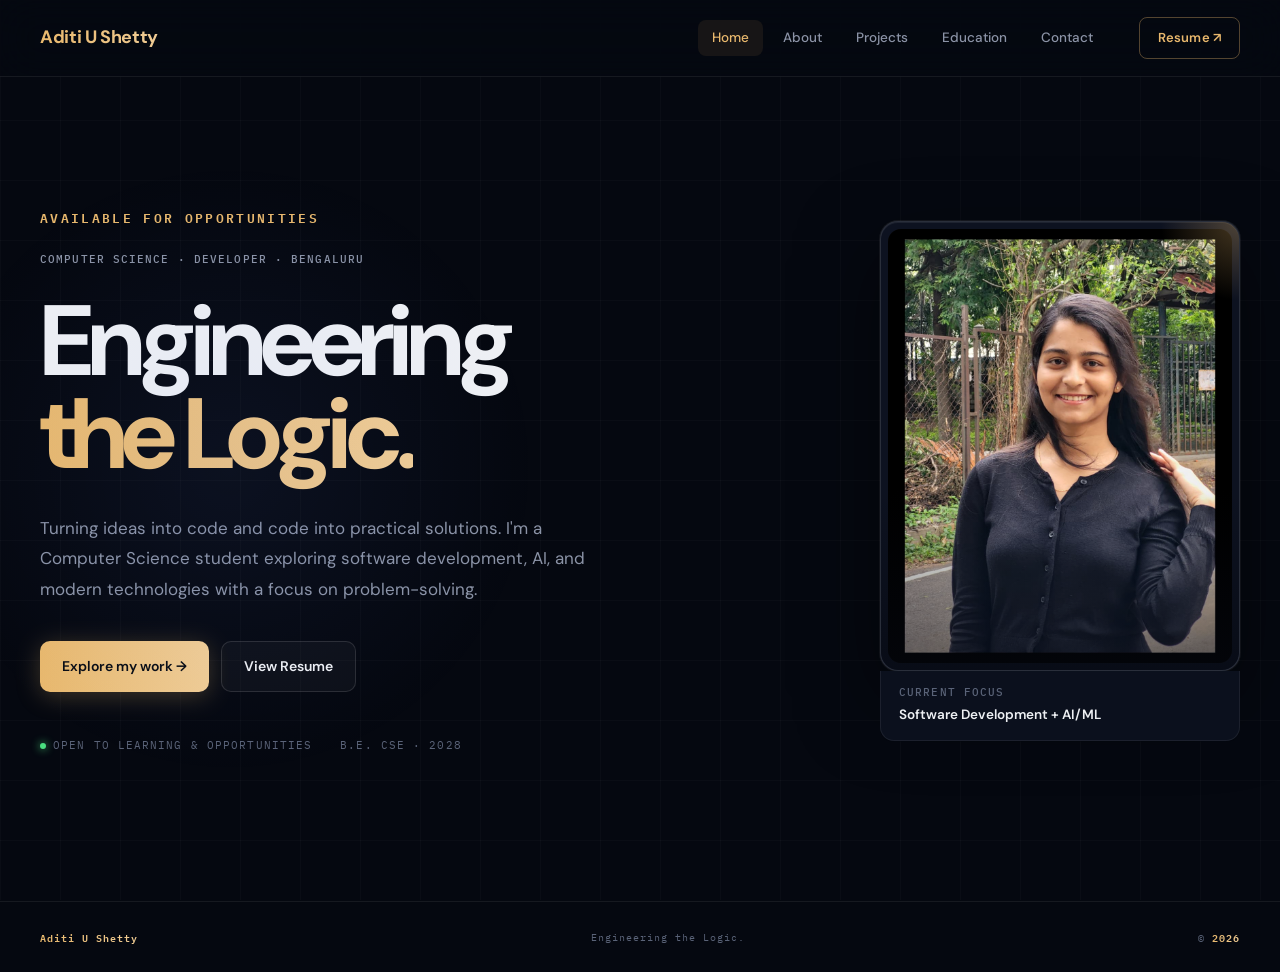
<file: index.html>
<!DOCTYPE html>
<html lang="en">
<head>
  <meta charset="UTF-8">
  <meta name="viewport" content="width=device-width, initial-scale=1.0">
  <meta name="description" content="Aditi U Shetty — Computer Science student and developer building practical software solutions.">
  <title>Aditi U Shetty | Developer</title>
  <link rel="preconnect" href="https://fonts.googleapis.com">
  <link rel="preconnect" href="https://fonts.gstatic.com" crossorigin>
  <link href="https://fonts.googleapis.com/css2?family=IBM+Plex+Mono:wght@400;500&family=DM+Sans:ital,wght@0,400;0,500;0,600;0,700;1,400&display=swap" rel="stylesheet">
  <link rel="stylesheet" href="style.css">
</head>
<body>

  <header class="nav-wrap">
    <nav class="nav container">
      <a class="brand" href="index.html">Aditi U Shetty</a>
      <button class="menu-btn" aria-label="Open navigation">☰</button>
      <div class="nav-links">
        <a href="index.html" class="nav-active">Home</a>
        <a href="about.html">About</a>
        <a href="projects.html">Projects</a>
        <a href="education.html">Education</a>
        <a href="contact.html">Contact</a>
      </div>
      <a class="nav-resume" href="Aditi_U_Shetty_Resume.pdf" target="_blank" rel="noopener">Resume ↗</a>
    </nav>
  </header>

  <main>
    <section class="hero container">
      <div class="hero-copy reveal">
        <p class="hero-name">Available for opportunities</p>
        <p class="eyebrow">Computer Science · Developer · Bengaluru</p>
        <h1>Engineering<br><span class="line-gold">the Logic.</span></h1>
        <p class="hero-text">
          Turning ideas into code and code into practical solutions.
          I'm a Computer Science student exploring software development,
          AI, and modern technologies with a focus on problem-solving.
        </p>
        <div class="hero-actions">
          <a class="button primary" href="projects.html">Explore my work →</a>
          <a class="button ghost" href="Aditi_U_Shetty_Resume.pdf" target="_blank" rel="noopener">View Resume</a>
        </div>
        <div class="hero-meta">
          <span><i></i>Open to learning &amp; opportunities</span>
          <span>B.E. CSE · 2028</span>
        </div>
      </div>

      <div class="hero-side reveal">
        <div class="profile-frame">
          <div class="profile-photo">
            <img src="profile.jpg" alt="Aditi U Shetty">
          </div>
        </div>
        <div class="mini-card">
          <span class="mini-label">Current Focus</span>
          <strong>Software Development + AI/ML</strong>
        </div>
      </div>
    </section>
  </main>

  <footer class="footer">
    <div class="container footer-inner">
      <span>Aditi U Shetty</span>
      <span>Engineering the Logic.</span>
      <span>© <span id="year"></span></span>
    </div>
  </footer>

  <script src="script.js"></script>
</body>
</html>
</file>
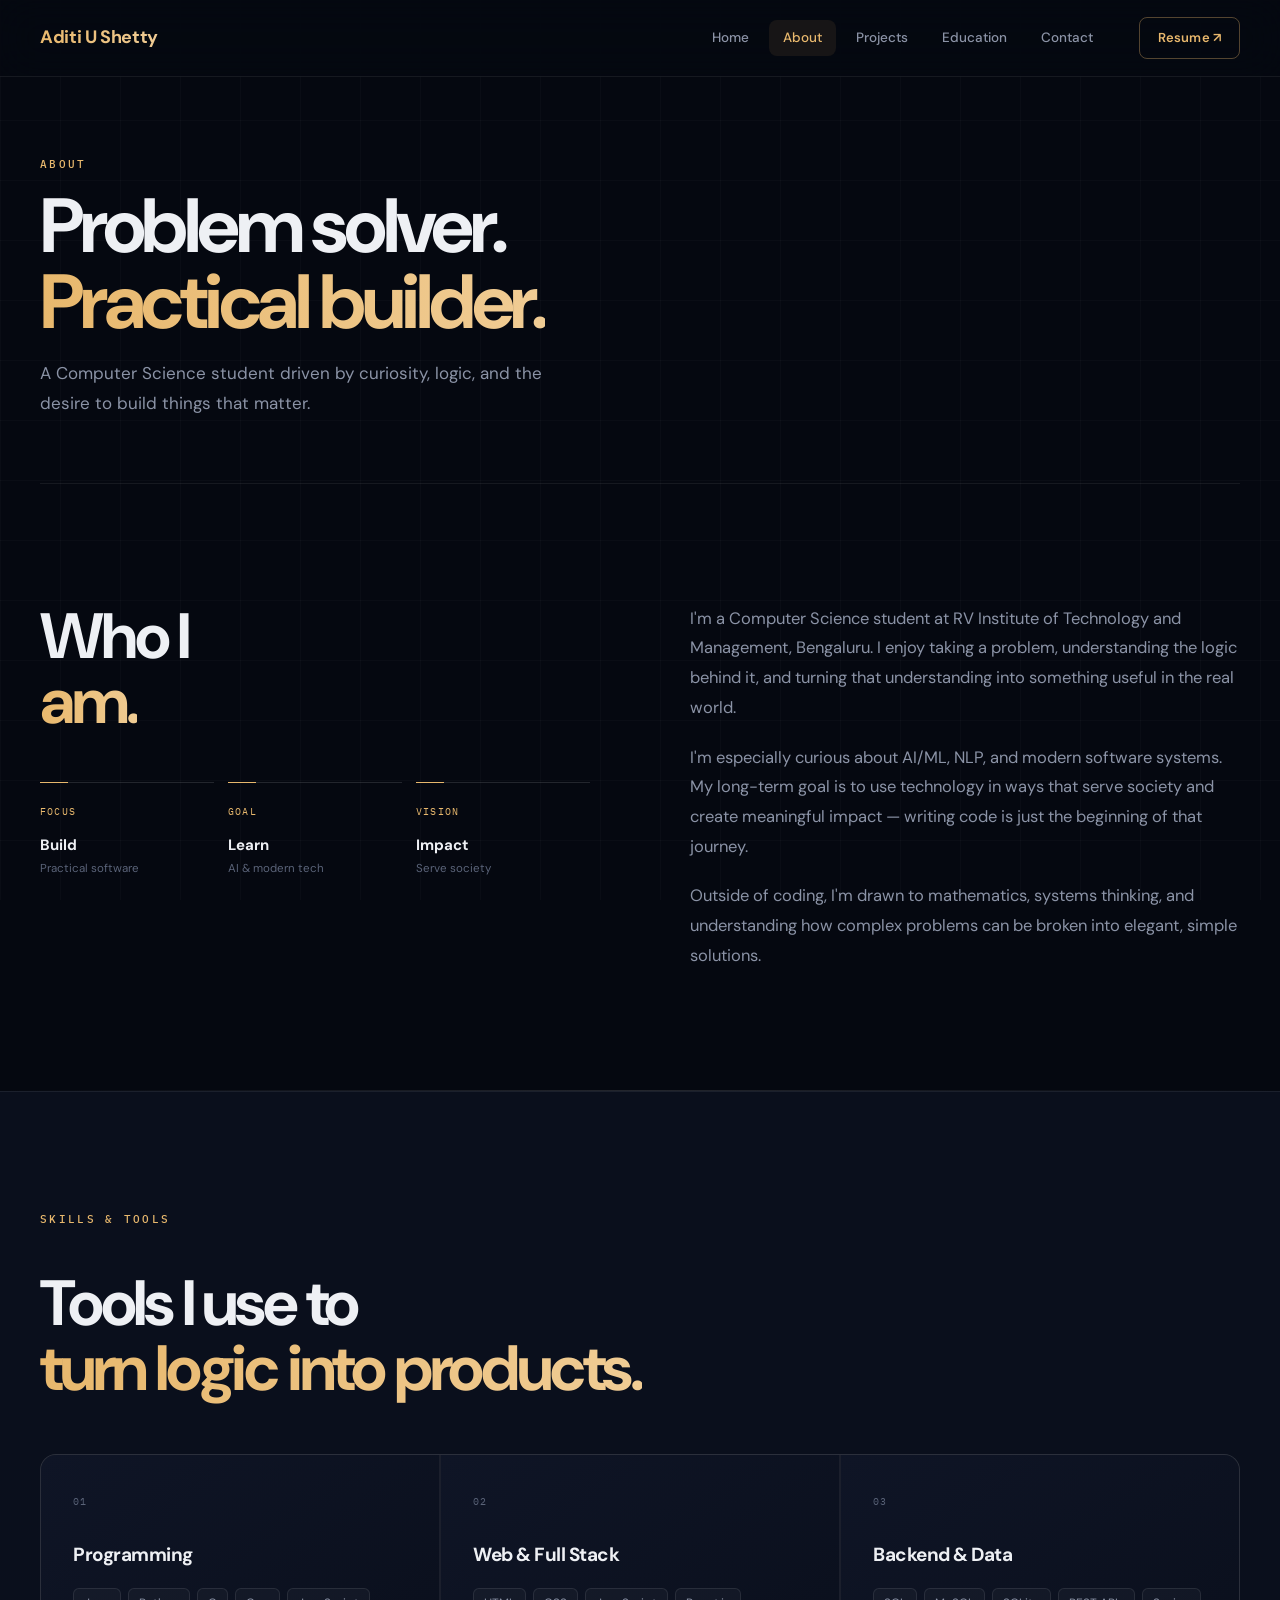
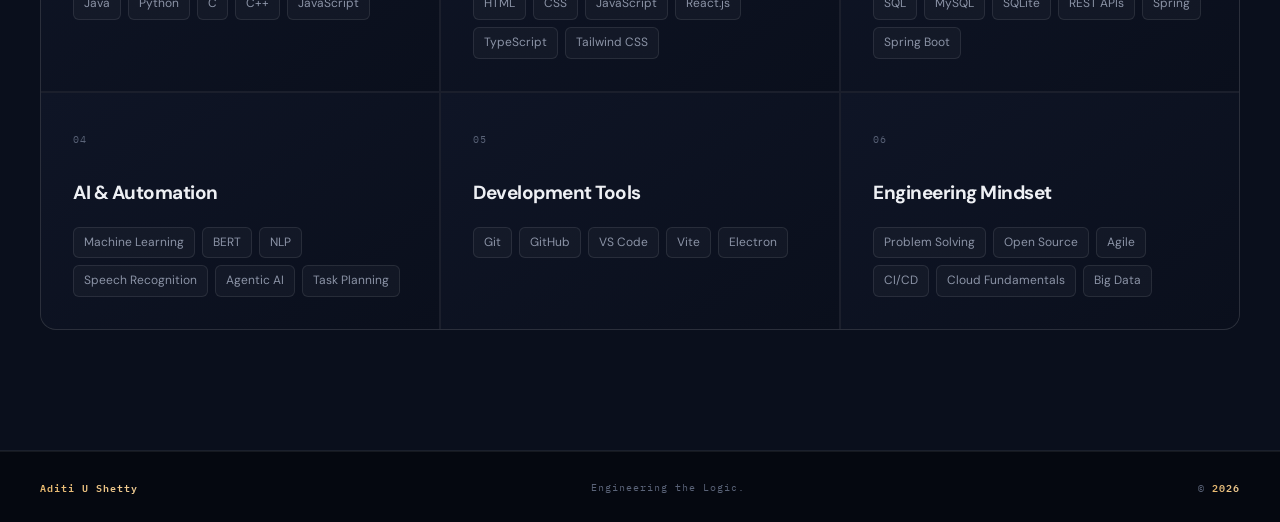
<file: about.html>
<!DOCTYPE html>
<html lang="en">
<head>
  <meta charset="UTF-8">
  <meta name="viewport" content="width=device-width, initial-scale=1.0">
  <meta name="description" content="About Aditi U Shetty — CS student, developer, and her technical skills.">
  <title>About | Aditi U Shetty</title>
  <link rel="preconnect" href="https://fonts.googleapis.com">
  <link rel="preconnect" href="https://fonts.gstatic.com" crossorigin>
  <link href="https://fonts.googleapis.com/css2?family=IBM+Plex+Mono:wght@400;500&family=DM+Sans:ital,wght@0,400;0,500;0,600;0,700;1,400&display=swap" rel="stylesheet">
  <link rel="stylesheet" href="style.css">
</head>
<body>

  <header class="nav-wrap">
    <nav class="nav container">
      <a class="brand" href="index.html">Aditi U Shetty</a>
      <button class="menu-btn" aria-label="Open navigation">☰</button>
      <div class="nav-links">
        <a href="index.html">Home</a>
        <a href="about.html" class="nav-active">About</a>
        <a href="projects.html">Projects</a>
        <a href="education.html">Education</a>
        <a href="contact.html">Contact</a>
      </div>
      <a class="nav-resume" href="Aditi_U_Shetty_Resume.pdf" target="_blank" rel="noopener">Resume ↗</a>
    </nav>
  </header>

  <main>

    <!-- PAGE HEADER -->
    <div class="page-header container reveal">
      <div class="section-label">About</div>
      <h1>Problem solver.<br><em>Practical builder.</em></h1>
      <p>A Computer Science student driven by curiosity, logic, and the desire to build things that matter.</p>
    </div>

    <!-- ABOUT -->
    <section class="section container">
      <div class="about-grid">
        <div class="reveal">
          <h2>Who I<br><em>am.</em></h2>
          <div class="about-facts">
            <div><span>Focus</span><strong>Build</strong><small>Practical software</small></div>
            <div><span>Goal</span><strong>Learn</strong><small>AI & modern tech</small></div>
            <div><span>Vision</span><strong>Impact</strong><small>Serve society</small></div>
          </div>
        </div>
        <div class="about-copy reveal">
          <p>
            I'm a Computer Science student at RV Institute of Technology and Management,
            Bengaluru. I enjoy taking a problem, understanding the logic behind it,
            and turning that understanding into something useful in the real world.
          </p>
          <p>
            I'm especially curious about AI/ML, NLP, and modern software systems.
            My long-term goal is to use technology in ways that serve society and create
            meaningful impact — writing code is just the beginning of that journey.
          </p>
          <p>
            Outside of coding, I'm drawn to mathematics, systems thinking, and understanding
            how complex problems can be broken into elegant, simple solutions.
          </p>
        </div>
      </div>
    </section>

    <div class="divider"></div>

    <!-- SKILLS -->
    <section class="section section-alt">
      <div class="container">
        <div class="section-label">Skills &amp; Tools</div>
        <div class="section-heading reveal">
          <h2>Tools I use to<br><em>turn logic into products.</em></h2>
        </div>

        <div class="skill-grid">
          <article class="skill-card reveal">
            <span class="card-num">01</span>
            <h3>Programming</h3>
            <div class="tags">
              <span>Java</span><span>Python</span><span>C</span><span>C++</span><span>JavaScript</span>
            </div>
          </article>
          <article class="skill-card reveal">
            <span class="card-num">02</span>
            <h3>Web &amp; Full Stack</h3>
            <div class="tags">
              <span>HTML</span><span>CSS</span><span>JavaScript</span><span>React.js</span><span>TypeScript</span><span>Tailwind CSS</span>
            </div>
          </article>
          <article class="skill-card reveal">
            <span class="card-num">03</span>
            <h3>Backend &amp; Data</h3>
            <div class="tags">
              <span>SQL</span><span>MySQL</span><span>SQLite</span><span>REST APIs</span><span>Spring</span><span>Spring Boot</span>
            </div>
          </article>
          <article class="skill-card reveal">
            <span class="card-num">04</span>
            <h3>AI &amp; Automation</h3>
            <div class="tags">
              <span>Machine Learning</span><span>BERT</span><span>NLP</span><span>Speech Recognition</span><span>Agentic AI</span><span>Task Planning</span>
            </div>
          </article>
          <article class="skill-card reveal">
            <span class="card-num">05</span>
            <h3>Development Tools</h3>
            <div class="tags">
              <span>Git</span><span>GitHub</span><span>VS Code</span><span>Vite</span><span>Electron</span>
            </div>
          </article>
          <article class="skill-card reveal">
            <span class="card-num">06</span>
            <h3>Engineering Mindset</h3>
            <div class="tags">
              <span>Problem Solving</span><span>Open Source</span><span>Agile</span><span>CI/CD</span><span>Cloud Fundamentals</span><span>Big Data</span>
            </div>
          </article>
        </div>
      </div>
    </section>

  </main>

  <footer class="footer">
    <div class="container footer-inner">
      <span>Aditi U Shetty</span>
      <span>Engineering the Logic.</span>
      <span>© <span id="year"></span></span>
    </div>
  </footer>

  <script src="script.js"></script>
</body>
</html>
</file>
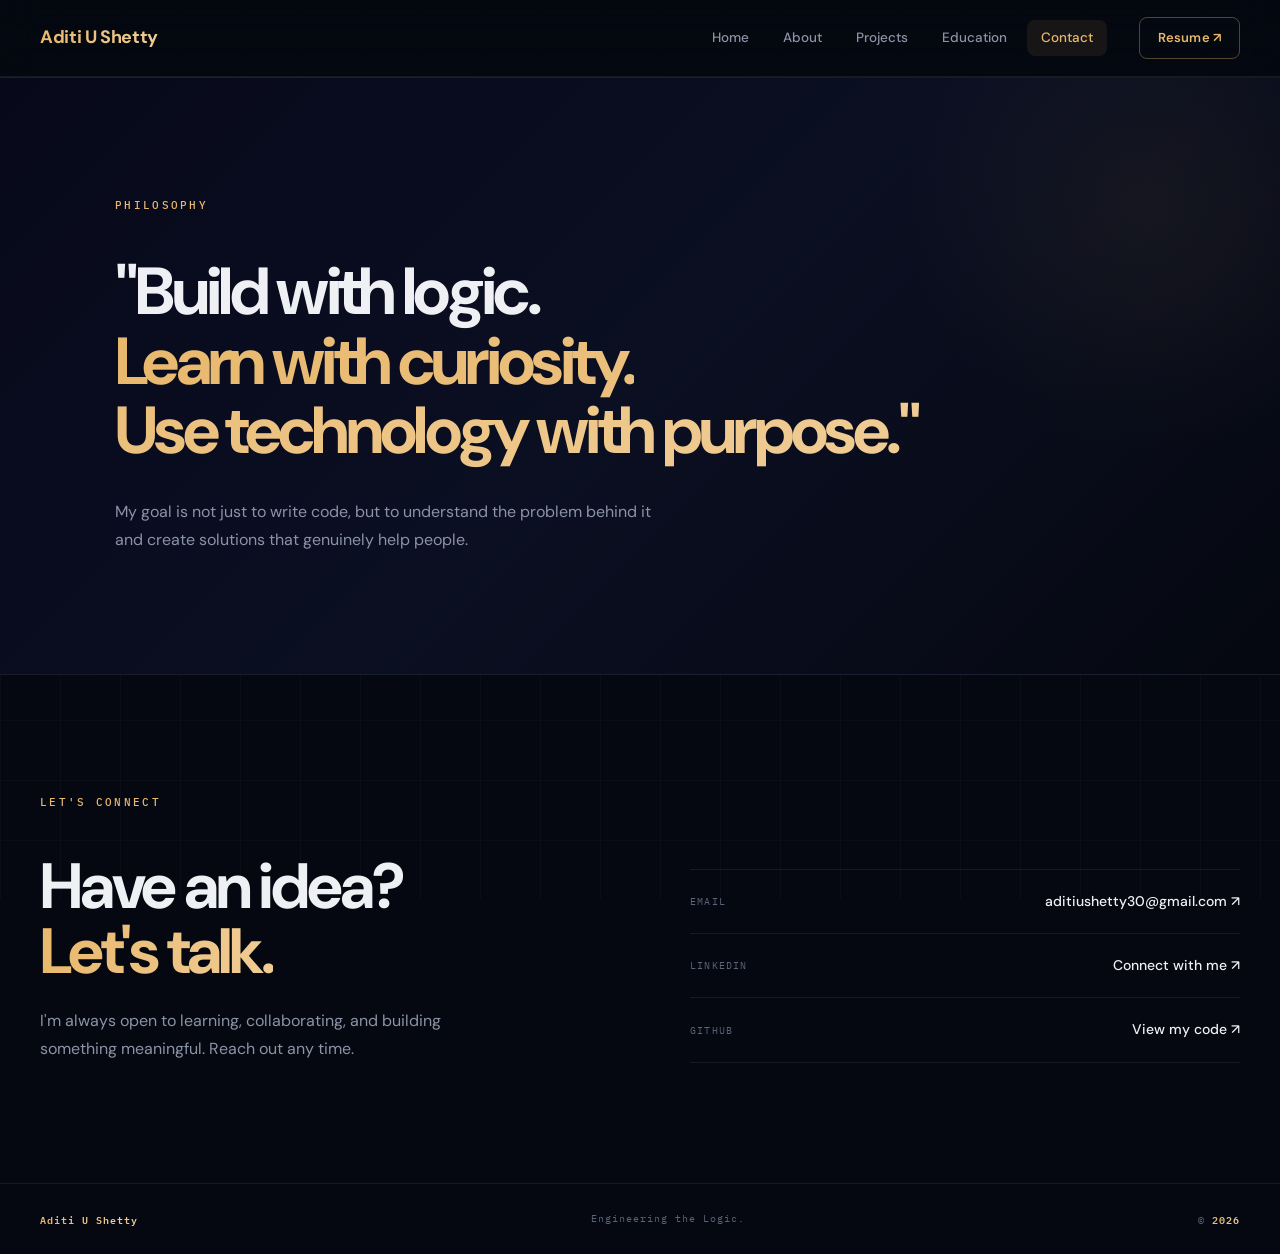
<file: contact.html>
<!DOCTYPE html>
<html lang="en">
<head>
  <meta charset="UTF-8">
  <meta name="viewport" content="width=device-width, initial-scale=1.0">
  <meta name="description" content="Get in touch with Aditi U Shetty — developer and CS student.">
  <title>Contact | Aditi U Shetty</title>
  <link rel="preconnect" href="https://fonts.googleapis.com">
  <link rel="preconnect" href="https://fonts.gstatic.com" crossorigin>
  <link href="https://fonts.googleapis.com/css2?family=IBM+Plex+Mono:wght@400;500&family=DM+Sans:ital,wght@0,400;0,500;0,600;0,700;1,400&display=swap" rel="stylesheet">
  <link rel="stylesheet" href="style.css">
</head>
<body>

  <header class="nav-wrap">
    <nav class="nav container">
      <a class="brand" href="index.html">Aditi U Shetty</a>
      <button class="menu-btn" aria-label="Open navigation">☰</button>
      <div class="nav-links">
        <a href="index.html">Home</a>
        <a href="about.html">About</a>
        <a href="projects.html">Projects</a>
        <a href="education.html">Education</a>
        <a href="contact.html" class="nav-active">Contact</a>
      </div>
      <a class="nav-resume" href="Aditi_U_Shetty_Resume.pdf" target="_blank" rel="noopener">Resume ↗</a>
    </nav>
  </header>

  <main>

    <!-- PHILOSOPHY -->
    <section class="section philosophy">
      <div class="container philosophy-inner">
        <div class="section-label">Philosophy</div>
        <blockquote class="reveal">
          "Build with logic.<br>
          <em>Learn with curiosity.<br>
          Use technology with purpose."</em>
        </blockquote>
        <p class="reveal">
          My goal is not just to write code, but to understand the problem behind it
          and create solutions that genuinely help people.
        </p>
      </div>
    </section>

    <!-- CONTACT -->
    <section class="section container">
      <div class="section-label">Let's Connect</div>
      <div class="contact-grid">
        <div class="reveal">
          <h2>Have an idea?<br><em>Let's talk.</em></h2>
          <p>I'm always open to learning, collaborating, and building something meaningful. Reach out any time.</p>
        </div>
        <div class="contact-links reveal">
          <a href="mailto:aditiushetty30@gmail.com">
            <span>Email</span>
            <strong>aditiushetty30@gmail.com ↗</strong>
          </a>
          <a href="https://www.linkedin.com/in/aditi-u-shetty-53a20434a/" target="_blank" rel="noopener">
            <span>LinkedIn</span>
            <strong>Connect with me ↗</strong>
          </a>
          <a href="https://github.com/aditiushetty" target="_blank" rel="noopener">
            <span>GitHub</span>
            <strong>View my code ↗</strong>
          </a>
        </div>
      </div>
    </section>

  </main>

  <footer class="footer">
    <div class="container footer-inner">
      <span>Aditi U Shetty</span>
      <span>Engineering the Logic.</span>
      <span>© <span id="year"></span></span>
    </div>
  </footer>

  <script src="script.js"></script>
</body>
</html>
</file>
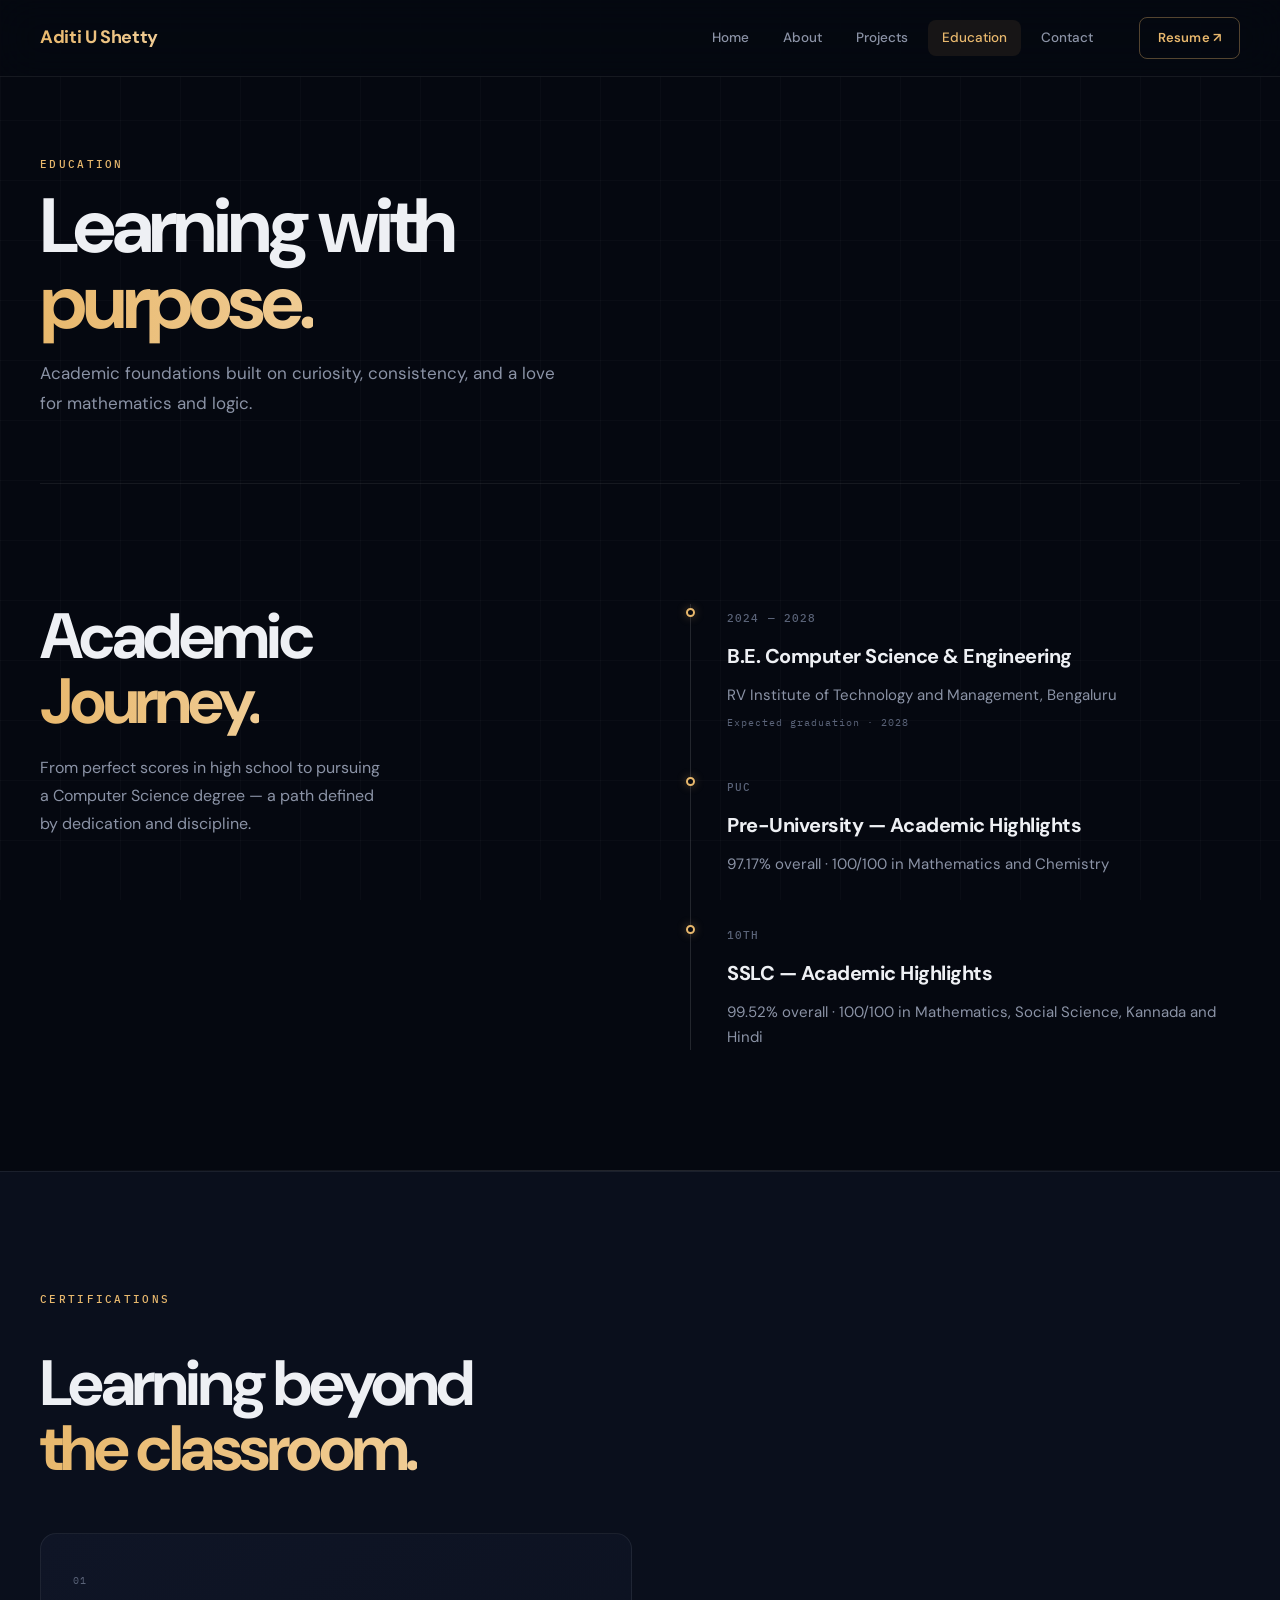
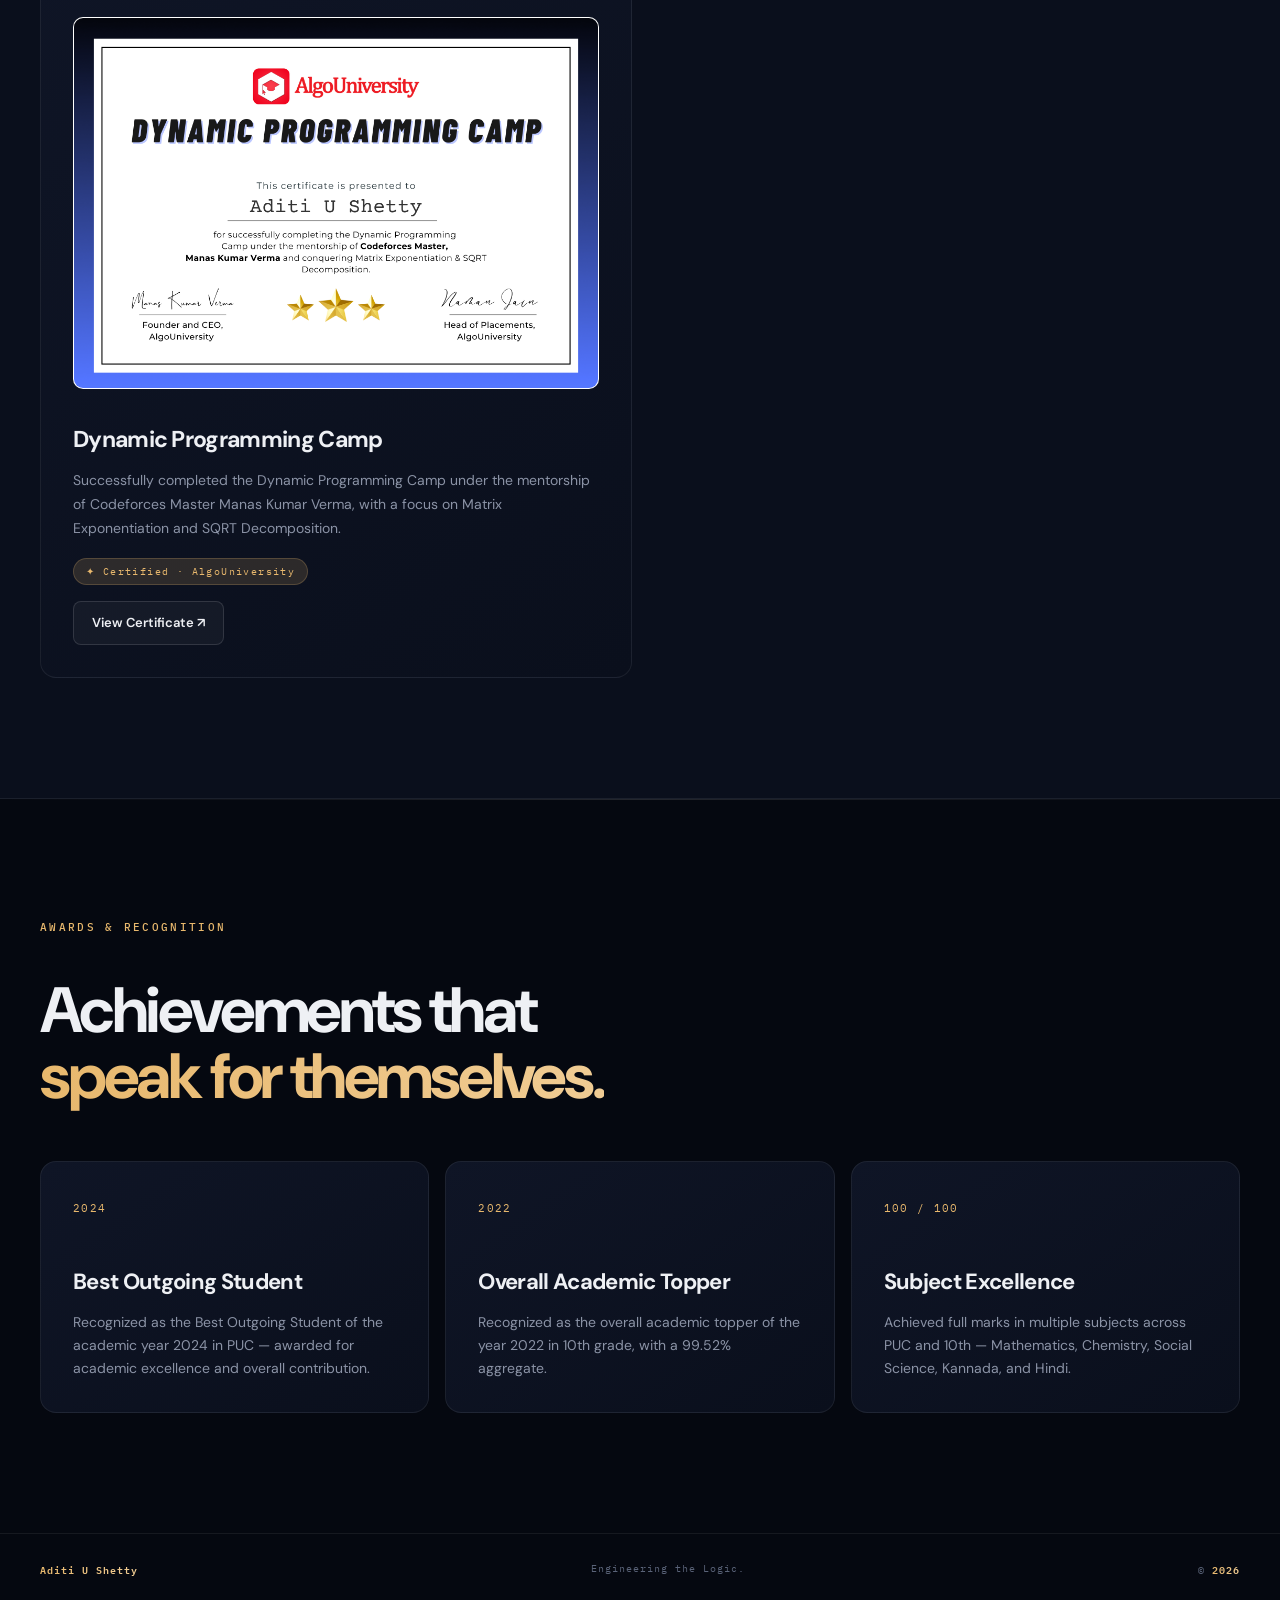
<file: education.html>
<!DOCTYPE html>
<html lang="en">
<head>
  <meta charset="UTF-8">
  <meta name="viewport" content="width=device-width, initial-scale=1.0">
  <meta name="description" content="Education, certifications, and awards — Aditi U Shetty.">
  <title>Education | Aditi U Shetty</title>
  <link rel="preconnect" href="https://fonts.googleapis.com">
  <link rel="preconnect" href="https://fonts.gstatic.com" crossorigin>
  <link href="https://fonts.googleapis.com/css2?family=IBM+Plex+Mono:wght@400;500&family=DM+Sans:ital,wght@0,400;0,500;0,600;0,700;1,400&display=swap" rel="stylesheet">
  <link rel="stylesheet" href="style.css">
</head>
<body>

  <header class="nav-wrap">
    <nav class="nav container">
      <a class="brand" href="index.html">Aditi U Shetty</a>
      <button class="menu-btn" aria-label="Open navigation">☰</button>
      <div class="nav-links">
        <a href="index.html">Home</a>
        <a href="about.html">About</a>
        <a href="projects.html">Projects</a>
        <a href="education.html" class="nav-active">Education</a>
        <a href="contact.html">Contact</a>
      </div>
      <a class="nav-resume" href="Aditi_U_Shetty_Resume.pdf" target="_blank" rel="noopener">Resume ↗</a>
    </nav>
  </header>

  <main>

    <!-- PAGE HEADER -->
    <div class="page-header container reveal">
      <div class="section-label">Education</div>
      <h1>Learning with<br><em>purpose.</em></h1>
      <p>Academic foundations built on curiosity, consistency, and a love for mathematics and logic.</p>
    </div>

    <!-- EDUCATION TIMELINE -->
    <section class="section container">
      <div class="education-grid">
        <div class="reveal">
          <h2>Academic<br><em>Journey.</em></h2>
          <p style="color:var(--muted);margin-top:20px;font-size:16px;line-height:1.75;max-width:340px;">
            From perfect scores in high school to pursuing a Computer Science degree — a path defined by dedication and discipline.
          </p>
        </div>
        <div class="timeline reveal">
          <article>
            <span class="year">2024 — 2028</span>
            <h3>B.E. Computer Science &amp; Engineering</h3>
            <p>RV Institute of Technology and Management, Bengaluru</p>
            <strong>Expected graduation · 2028</strong>
          </article>
          <article>
            <span class="year">PUC</span>
            <h3>Pre-University — Academic Highlights</h3>
            <p>97.17% overall · 100/100 in Mathematics and Chemistry</p>
          </article>
          <article>
            <span class="year">10th</span>
            <h3>SSLC — Academic Highlights</h3>
            <p>99.52% overall · 100/100 in Mathematics, Social Science, Kannada and Hindi</p>
          </article>
        </div>
      </div>
    </section>

    <div class="divider"></div>

    <!-- CERTIFICATIONS -->
    <section class="section section-alt">
      <div class="container">
        <div class="section-label">Certifications</div>
        <div class="section-heading reveal">
          <h2>Learning beyond<br><em>the classroom.</em></h2>
        </div>

        <div class="cert-grid">
          <article class="cert-card reveal">
            <span class="card-num">01</span>

            <div class="cert-image">
              <img
                src="dpcamp_certificate.png"
                alt="AlgoUniversity Dynamic Programming Camp certificate awarded to Aditi U Shetty"
              />
            </div>

            <div class="cert-content">
              <h3>Dynamic Programming Camp</h3>
              <p>
                Successfully completed the Dynamic Programming Camp under the
                mentorship of Codeforces Master Manas Kumar Verma, with a focus on
                Matrix Exponentiation and SQRT Decomposition.
              </p>
              <span class="cert-status">✦ Certified · AlgoUniversity</span>
              <br>
              <a
                href="dpcamp_certificate.png"
                target="_blank"
                rel="noopener noreferrer"
                class="cert-btn"
              >
                View Certificate ↗
              </a>
            </div>
          </article>
        </div>
      </div>
    </section>

    <div class="divider"></div>

    <!-- AWARDS -->
    <section class="section container">
      <div class="section-label">Awards &amp; Recognition</div>
      <div class="section-heading reveal">
        <h2>Achievements that<br><em>speak for themselves.</em></h2>
      </div>

      <div class="recognition-grid">
        <article class="award-card reveal">
          <span>2024</span>
          <h3>Best Outgoing Student</h3>
          <p>Recognized as the Best Outgoing Student of the academic year 2024 in PUC — awarded for academic excellence and overall contribution.</p>
        </article>
        <article class="award-card reveal">
          <span>2022</span>
          <h3>Overall Academic Topper</h3>
          <p>Recognized as the overall academic topper of the year 2022 in 10th grade, with a 99.52% aggregate.</p>
        </article>
        <article class="award-card reveal">
          <span>100 / 100</span>
          <h3>Subject Excellence</h3>
          <p>Achieved full marks in multiple subjects across PUC and 10th — Mathematics, Chemistry, Social Science, Kannada, and Hindi.</p>
        </article>
      </div>
    </section>

  </main>

  <footer class="footer">
    <div class="container footer-inner">
      <span>Aditi U Shetty</span>
      <span>Engineering the Logic.</span>
      <span>© <span id="year"></span></span>
    </div>
  </footer>

  <script src="script.js"></script>
</body>
</html>
</file>
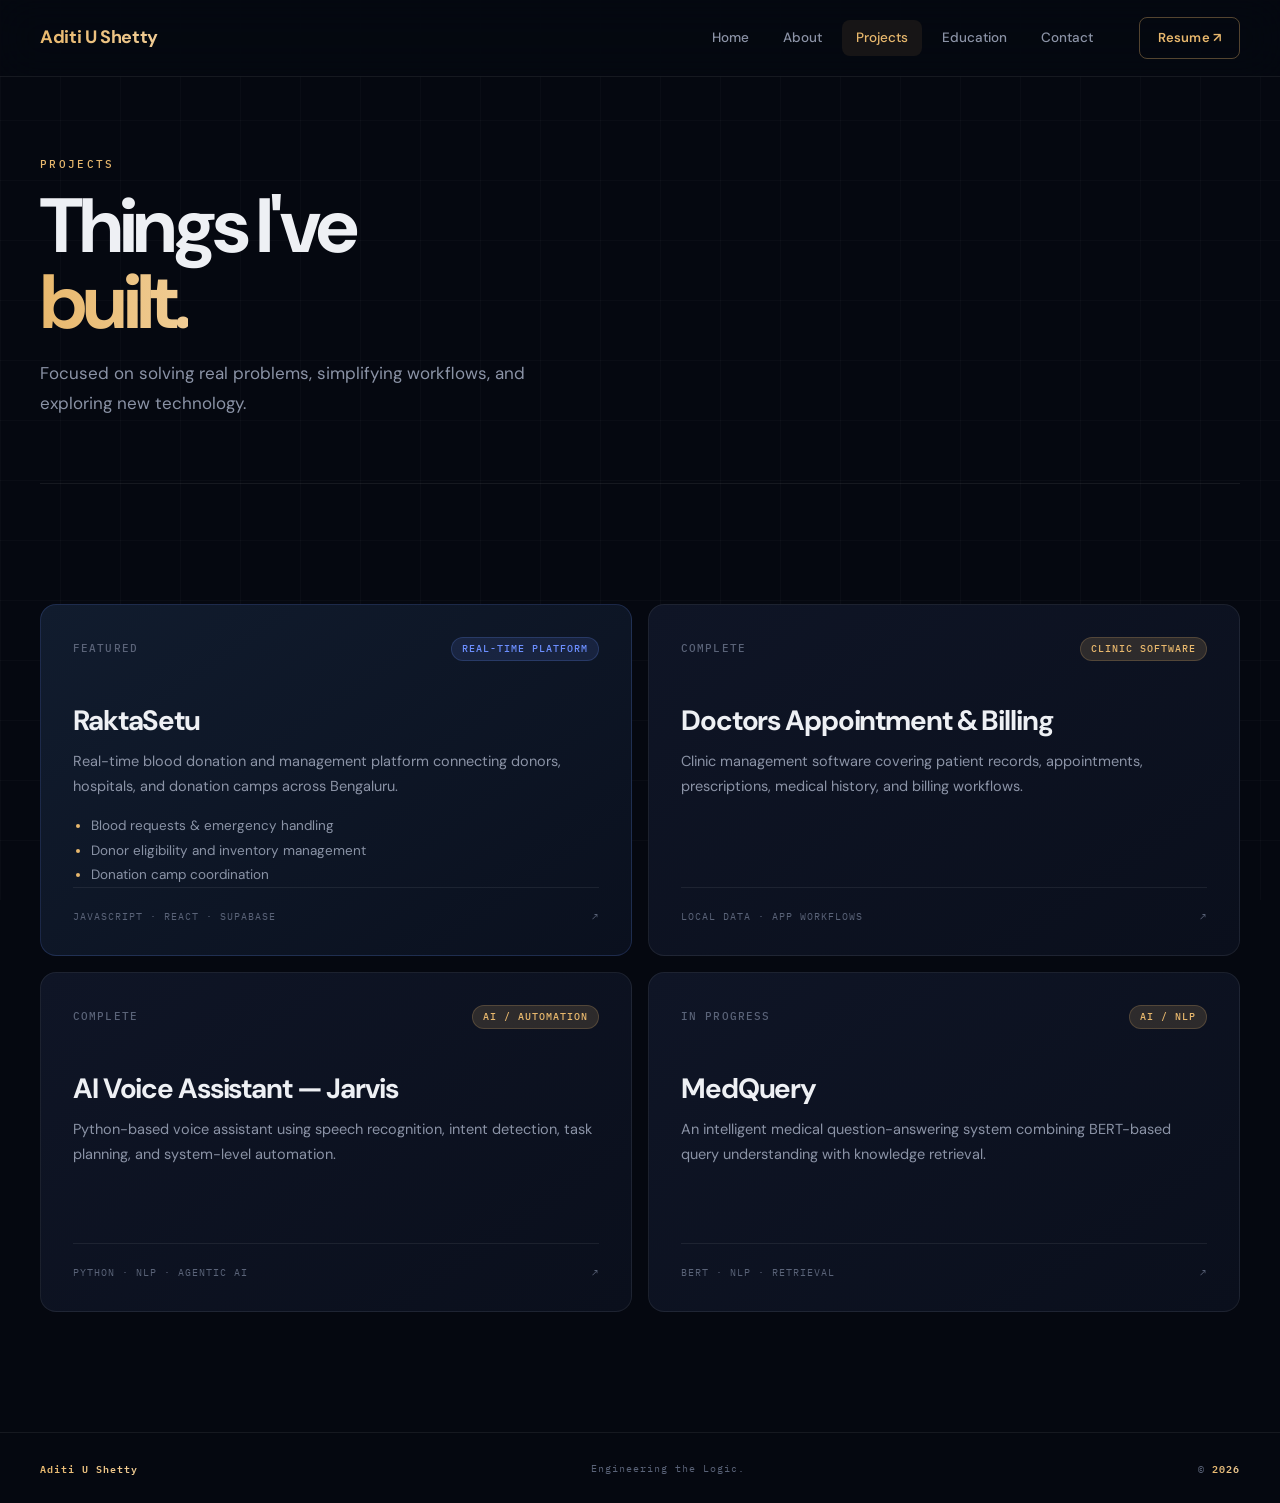
<file: projects.html>
<!DOCTYPE html>
<html lang="en">
<head>
  <meta charset="UTF-8">
  <meta name="viewport" content="width=device-width, initial-scale=1.0">
  <meta name="description" content="Projects by Aditi U Shetty — software, AI, and web development work.">
  <title>Projects | Aditi U Shetty</title>
  <link rel="preconnect" href="https://fonts.googleapis.com">
  <link rel="preconnect" href="https://fonts.gstatic.com" crossorigin>
  <link href="https://fonts.googleapis.com/css2?family=IBM+Plex+Mono:wght@400;500&family=DM+Sans:ital,wght@0,400;0,500;0,600;0,700;1,400&display=swap" rel="stylesheet">
  <link rel="stylesheet" href="style.css">
</head>
<body>

  <header class="nav-wrap">
    <nav class="nav container">
      <a class="brand" href="index.html">Aditi U Shetty</a>
      <button class="menu-btn" aria-label="Open navigation">☰</button>
      <div class="nav-links">
        <a href="index.html">Home</a>
        <a href="about.html">About</a>
        <a href="projects.html" class="nav-active">Projects</a>
        <a href="education.html">Education</a>
        <a href="contact.html">Contact</a>
      </div>
      <a class="nav-resume" href="Aditi_U_Shetty_Resume.pdf" target="_blank" rel="noopener">Resume ↗</a>
    </nav>
  </header>

  <main>

    <!-- PAGE HEADER -->
    <div class="page-header container reveal">
      <div class="section-label">Projects</div>
      <h1>Things I've<br><em>built.</em></h1>
      <p>Focused on solving real problems, simplifying workflows, and exploring new technology.</p>
    </div>

    <!-- PROJECTS -->
    <section class="section container">
      <div class="projects">

        <article class="project-card featured reveal">
          <div class="project-top">
            <span class="year">Featured</span>
            <span>Real-Time Platform</span>
          </div>
          <h3>RaktaSetu</h3>
          <p>Real-time blood donation and management platform connecting donors, hospitals, and donation camps across Bengaluru.</p>
          <ul>
            <li>Blood requests &amp; emergency handling</li>
            <li>Donor eligibility and inventory management</li>
            <li>Donation camp coordination</li>
          </ul>
          <div class="project-bottom">
            <span>JavaScript · React · Supabase</span>
            <span>↗</span>
          </div>
        </article>

        <article class="project-card reveal">
          <div class="project-top">
            <span class="year">Complete</span>
            <span>Clinic Software</span>
          </div>
          <h3>Doctors Appointment &amp; Billing</h3>
          <p>Clinic management software covering patient records, appointments, prescriptions, medical history, and billing workflows.</p>
          <div class="project-bottom">
            <span>Local data · App workflows</span>
            <span>↗</span>
          </div>
        </article>

        <article class="project-card reveal">
          <div class="project-top">
            <span class="year">Complete</span>
            <span>AI / Automation</span>
          </div>
          <h3>AI Voice Assistant — Jarvis</h3>
          <p>Python-based voice assistant using speech recognition, intent detection, task planning, and system-level automation.</p>
          <div class="project-bottom">
            <span>Python · NLP · Agentic AI</span>
            <span>↗</span>
          </div>
        </article>

        <article class="project-card reveal">
          <div class="project-top">
            <span class="year">In Progress</span>
            <span>AI / NLP</span>
          </div>
          <h3>MedQuery</h3>
          <p>An intelligent medical question-answering system combining BERT-based query understanding with knowledge retrieval.</p>
          <div class="project-bottom">
            <span>BERT · NLP · Retrieval</span>
            <span>↗</span>
          </div>
        </article>

      </div>
    </section>

  </main>

  <footer class="footer">
    <div class="container footer-inner">
      <span>Aditi U Shetty</span>
      <span>Engineering the Logic.</span>
      <span>© <span id="year"></span></span>
    </div>
  </footer>

  <script src="script.js"></script>
</body>
</html>
</file>
<file: style.css>
/* ============================================================
   ADITI U SHETTY — Portfolio Stylesheet
   Palette: Deep Navy · Slate · Gold Accent · Warm White
   ============================================================ */

*, *::before, *::after { box-sizing: border-box; margin: 0; padding: 0; }

@import url('https://fonts.googleapis.com/css2?family=IBM+Plex+Mono:wght@400;500&family=DM+Sans:ital,wght@0,400;0,500;0,600;0,700;1,400&display=swap');

:root {
  /* Core palette */
  --bg:        #050810;
  --bg2:       #080c14;
  --panel:     #0d1220;
  --panel2:    #0a0f1c;
  --border:    rgba(255,255,255,.07);
  --border2:   rgba(255,255,255,.12);

  /* Text */
  --text:      #eef0f4;
  --muted:     #8b93a6;
  --soft:      #5a6378;

  /* Accent — warm gold */
  --gold:      #e8b86d;
  --gold-soft: #f0cc94;
  --gold-dim:  rgba(232,184,109,.15);
  --gold-glow: rgba(232,184,109,.08);

  /* Secondary accent — electric indigo */
  --indigo:    #6c8fff;
  --indigo-dim:rgba(108,143,255,.12);

  /* Gradients */
  --grad-hero: linear-gradient(135deg, #0d1220 0%, #050810 60%, #07091a 100%);
  --grad-card: linear-gradient(145deg, #0f1526, #0a0f1c);
  --grad-gold: linear-gradient(90deg, var(--gold), var(--gold-soft));
}

html { scroll-behavior: smooth; }

body {
  font-family: "DM Sans", Arial, sans-serif;
  background: var(--bg);
  color: var(--text);
  line-height: 1.65;
  overflow-x: hidden;
}

a { color: inherit; text-decoration: none; }

.container {
  width: min(1200px, calc(100% - 64px));
  margin: auto;
}

/* ── SUBTLE GRID OVERLAY ───────────────────────────────── */
body::before {
  content: "";
  position: fixed;
  inset: 0;
  z-index: 0;
  pointer-events: none;
  background-image:
    linear-gradient(rgba(255,255,255,.022) 1px, transparent 1px),
    linear-gradient(90deg, rgba(255,255,255,.022) 1px, transparent 1px);
  background-size: 60px 60px;
}

/* ── NAV ───────────────────────────────────────────────── */
.nav-wrap {
  position: sticky;
  top: 0;
  z-index: 50;
  background: rgba(5, 8, 16, .88);
  backdrop-filter: blur(20px);
  -webkit-backdrop-filter: blur(20px);
  border-bottom: 1px solid var(--border);
}

.nav {
  min-height: 76px;
  display: flex;
  align-items: center;
  gap: 32px;
  position: relative;
}

.brand {
  font-size: 18px;
  font-weight: 700;
  letter-spacing: -.02em;
  margin-right: auto;
  white-space: nowrap;
  background: var(--grad-gold);
  -webkit-background-clip: text;
  -webkit-text-fill-color: transparent;
  background-clip: text;
}

.nav-links { display: flex; gap: 6px; }

.nav-links a {
  font-size: 13.5px;
  font-weight: 500;
  color: var(--muted);
  padding: 7px 14px;
  border-radius: 8px;
  transition: all .2s ease;
  position: relative;
}

.nav-links a:hover {
  color: var(--text);
  background: rgba(255,255,255,.05);
}

.nav-links a.nav-active {
  color: var(--gold);
  background: var(--gold-glow);
}

.nav-resume {
  font-size: 13px;
  font-weight: 600;
  border: 1px solid rgba(232,184,109,.35);
  color: var(--gold);
  padding: 9px 18px;
  border-radius: 8px;
  transition: all .22s ease;
  letter-spacing: .01em;
}

.nav-resume:hover {
  background: var(--gold-dim);
  border-color: var(--gold);
  box-shadow: 0 0 20px var(--gold-dim);
}

.menu-btn {
  display: none;
  background: none;
  border: 0;
  color: var(--text);
  font-size: 22px;
  cursor: pointer;
}

/* ── HERO ──────────────────────────────────────────────── */
.hero {
  min-height: calc(100vh - 76px);
  display: grid;
  grid-template-columns: minmax(0, 1.2fr) minmax(300px, .8fr);
  gap: 80px;
  align-items: center;
  padding: 80px 0 96px;
  position: relative;
  z-index: 1;
}

/* glow blob behind hero */
.hero::before {
  content: "";
  position: absolute;
  top: 10%;
  left: -10%;
  width: 620px;
  height: 620px;
  background: radial-gradient(ellipse, rgba(108,143,255,.07) 0%, transparent 70%);
  pointer-events: none;
}

.hero-copy { max-width: 720px; }

.hero-name {
  font-size: 13px;
  font-weight: 600;
  letter-spacing: .18em;
  text-transform: uppercase;
  color: var(--gold);
  margin-bottom: 22px;
  font-family: "IBM Plex Mono", monospace;
}

.eyebrow, .section-label, .mini-label, .project-top, .year {
  font-family: "IBM Plex Mono", monospace;
  font-weight: 500;
  line-height: 1.4;
  letter-spacing: .1em;
  color: var(--soft);
  font-size: 11px;
  text-transform: uppercase;
}

.eyebrow {
  font-size: 11px;
  color: var(--muted);
  margin-bottom: 28px;
}

.hero h1 {
  font-size: clamp(64px, 7.8vw, 108px);
  line-height: .93;
  letter-spacing: -.06em;
  font-weight: 700;
}

.hero h1 .line-gold {
  background: var(--grad-gold);
  -webkit-background-clip: text;
  -webkit-text-fill-color: transparent;
  background-clip: text;
}

.hero h1 span { color: var(--soft); }

.hero-text {
  max-width: 580px;
  color: var(--muted);
  font-size: 17px;
  line-height: 1.8;
  margin-top: 32px;
}

.hero-actions {
  display: flex;
  gap: 12px;
  margin-top: 36px;
}

.button {
  padding: 13px 22px;
  border-radius: 10px;
  font-size: 14px;
  font-weight: 600;
  transition: all .22s ease;
  display: inline-flex;
  align-items: center;
  gap: 7px;
}

.primary {
  background: var(--grad-gold);
  color: #080c14;
  box-shadow: 0 4px 24px rgba(232,184,109,.25);
}

.primary:hover {
  transform: translateY(-2px);
  box-shadow: 0 8px 32px rgba(232,184,109,.35);
}

.ghost {
  border: 1px solid var(--border2);
  color: var(--text);
  background: rgba(255,255,255,.03);
}

.ghost:hover {
  border-color: rgba(255,255,255,.22);
  background: rgba(255,255,255,.07);
}

.hero-meta {
  display: flex;
  gap: 28px;
  margin-top: 44px;
  font-family: "IBM Plex Mono", monospace;
  font-size: 11px;
  color: var(--soft);
  text-transform: uppercase;
  letter-spacing: .1em;
}

.hero-meta i {
  display: inline-block;
  width: 6px;
  height: 6px;
  background: #4ade80;
  border-radius: 50%;
  margin-right: 7px;
  box-shadow: 0 0 8px #4ade80;
  animation: pulse-dot 2.2s ease-in-out infinite;
}

@keyframes pulse-dot {
  0%, 100% { opacity: 1; }
  50% { opacity: .4; }
}

/* PROFILE */
.hero-side { justify-self: end; width: min(360px, 100%); }

.profile-frame {
  aspect-ratio: 4/5;
  border: 1px solid var(--border2);
  padding: 7px;
  background: var(--panel);
  position: relative;
  border-radius: 18px;
  box-shadow:
    0 30px 80px rgba(0,0,0,.5),
    0 0 0 1px var(--border),
    inset 0 1px 0 rgba(255,255,255,.07);
  overflow: hidden;
}

.profile-frame::after {
  content: "";
  position: absolute;
  inset: 0;
  border-radius: 18px;
  background: linear-gradient(
    to bottom,
    transparent 60%,
    rgba(5,8,16,.6) 100%
  );
  pointer-events: none;
  z-index: 1;
}

/* gold corner accent */
.profile-frame::before {
  content: "";
  position: absolute;
  top: -1px;
  right: -1px;
  width: 80px;
  height: 80px;
  background: radial-gradient(circle at top right, rgba(232,184,109,.3), transparent 70%);
  border-radius: 0 18px 0 0;
  z-index: 2;
  pointer-events: none;
}

.profile-photo {
  height: 100%;
  overflow: hidden;
  border-radius: 13px;
  background: #111;
}

.profile-photo img {
  width: 100%;
  height: 100%;
  display: block;
  object-fit: cover;
  object-position: center top;
  filter: saturate(.95) contrast(1.04);
  transition: transform .5s ease;
}

.profile-frame:hover .profile-photo img { transform: scale(1.03); }

.mini-card {
  border: 1px solid var(--border);
  border-top: none;
  border-radius: 0 0 14px 14px;
  padding: 14px 18px;
  background: rgba(13,18,32,.9);
  backdrop-filter: blur(8px);
  display: flex;
  flex-direction: column;
  gap: 4px;
}

.mini-card strong {
  font-size: 13.5px;
  font-weight: 600;
  color: var(--text);
}

/* ── SECTIONS ──────────────────────────────────────────── */
.section { padding: 120px 0; position: relative; z-index: 1; }

.section-alt {
  background: var(--panel2);
  border-top: 1px solid var(--border);
  border-bottom: 1px solid var(--border);
}

.section-label {
  font-size: 10.5px;
  margin-bottom: 44px;
  color: var(--gold);
  letter-spacing: .22em;
}

h2 {
  font-size: clamp(44px, 5vw, 68px);
  line-height: 1.02;
  letter-spacing: -.05em;
  font-weight: 700;
}

h2 em {
  font-style: normal;
  background: var(--grad-gold);
  -webkit-background-clip: text;
  -webkit-text-fill-color: transparent;
  background-clip: text;
}

/* ── ABOUT ─────────────────────────────────────────────── */
.about-grid, .education-grid, .contact-grid {
  display: grid;
  grid-template-columns: 1fr 1fr;
  gap: 100px;
}

.about-copy { max-width: 600px; color: var(--muted); }

.about-copy p {
  font-size: 16.5px;
  line-height: 1.8;
}

.about-copy p + p { margin-top: 20px; }

.about-facts {
  display: grid;
  grid-template-columns: repeat(3, 1fr);
  gap: 14px;
  margin-top: 48px;
}

.about-facts div {
  border-top: 1px solid var(--border2);
  padding-top: 14px;
  position: relative;
}

.about-facts div::before {
  content: "";
  position: absolute;
  top: -1px;
  left: 0;
  width: 28px;
  height: 1px;
  background: var(--gold);
}

.about-facts span {
  font: 10px "IBM Plex Mono";
  color: var(--gold);
  letter-spacing: .12em;
  text-transform: uppercase;
}

.about-facts strong, .about-facts small { display: block; }
.about-facts strong { font-size: 15px; margin-top: 9px; }
.about-facts small { font-size: 11.5px; color: var(--soft); margin-top: 3px; }

/* ── SKILLS ────────────────────────────────────────────── */
.section-heading { margin-bottom: 52px; }

.skill-grid {
  display: grid;
  grid-template-columns: repeat(3, 1fr);
  gap: 2px;
  background: var(--border);
  border: 1px solid var(--border);
  border-radius: 16px;
  overflow: hidden;
}

.skill-card {
  background: var(--grad-card);
  padding: 32px;
  min-height: 210px;
  position: relative;
  transition: all .25s ease;
  overflow: hidden;
}

.skill-card::before {
  content: "";
  position: absolute;
  top: 0;
  left: 0;
  right: 0;
  height: 1px;
  background: linear-gradient(90deg, transparent, rgba(232,184,109,.2), transparent);
  opacity: 0;
  transition: opacity .3s;
}

.skill-card:hover {
  background: linear-gradient(145deg, #111827, #0d1220);
  transform: translateY(-2px);
}

.skill-card:hover::before { opacity: 1; }

.card-num {
  font: 10px "IBM Plex Mono";
  color: var(--soft);
  letter-spacing: .1em;
}

.skill-card h3 {
  font-size: 19px;
  margin: 26px 0 18px;
  letter-spacing: -.025em;
  color: var(--text);
}

.tags { display: flex; flex-wrap: wrap; gap: 7px; }

.tags span {
  border: 1px solid rgba(255,255,255,.09);
  border-radius: 6px;
  padding: 5px 10px;
  color: var(--muted);
  font-size: 12px;
  background: rgba(255,255,255,.03);
  transition: all .2s;
}

.tags span:hover {
  border-color: rgba(232,184,109,.3);
  color: var(--gold-soft);
  background: var(--gold-dim);
}

/* ── PROJECTS ──────────────────────────────────────────── */
.project-heading {
  display: grid;
  grid-template-columns: 1fr 1fr;
  align-items: end;
  gap: 50px;
  margin-bottom: 48px;
}

.project-heading p {
  color: var(--muted);
  max-width: 460px;
  font-size: 16px;
}

.projects {
  display: grid;
  grid-template-columns: repeat(2, 1fr);
  gap: 16px;
}

.project-card {
  background: var(--grad-card);
  border: 1px solid var(--border);
  border-radius: 16px;
  padding: 32px;
  min-height: 340px;
  display: flex;
  flex-direction: column;
  transition: all .28s ease;
  position: relative;
  overflow: hidden;
}

.project-card::after {
  content: "";
  position: absolute;
  inset: 0;
  border-radius: 16px;
  background: radial-gradient(ellipse at top right, rgba(232,184,109,.04), transparent 65%);
  pointer-events: none;
  opacity: 0;
  transition: opacity .3s;
}

.project-card:hover {
  transform: translateY(-4px);
  border-color: rgba(232,184,109,.22);
  box-shadow: 0 20px 60px rgba(0,0,0,.4), 0 0 0 1px rgba(232,184,109,.08);
}

.project-card:hover::after { opacity: 1; }

.project-card.featured {
  background: linear-gradient(145deg, #111c2e, #0a101e);
  border-color: rgba(108,143,255,.18);
}

.project-card.featured::after {
  background: radial-gradient(ellipse at top right, rgba(108,143,255,.08), transparent 65%);
}

.project-card.featured:hover { border-color: rgba(108,143,255,.4); }

.project-top {
  display: flex;
  justify-content: space-between;
  align-items: center;
  font-size: 10px;
}

.project-top span:last-child {
  color: var(--gold);
  background: var(--gold-dim);
  border: 1px solid rgba(232,184,109,.2);
  border-radius: 20px;
  padding: 4px 10px;
  font-size: 10px;
  letter-spacing: .1em;
}

.project-card.featured .project-top span:last-child {
  color: var(--indigo);
  background: var(--indigo-dim);
  border-color: rgba(108,143,255,.2);
}

.project-card h3 {
  font-size: 28px;
  letter-spacing: -.04em;
  line-height: 1.15;
  margin: 44px 0 12px;
}

.project-card p {
  color: var(--muted);
  font-size: 14.5px;
  line-height: 1.7;
}

.project-card ul {
  padding-left: 18px;
  color: #8a93a6;
  font-size: 13.5px;
  margin-top: 16px;
  line-height: 1.8;
}

.project-card ul li::marker { color: var(--gold); }

.project-bottom {
  margin-top: auto;
  padding-top: 22px;
  border-top: 1px solid var(--border);
  display: flex;
  justify-content: space-between;
  gap: 20px;
  color: var(--soft);
  font: 10px "IBM Plex Mono";
  text-transform: uppercase;
  letter-spacing: .1em;
}

/* ── EDUCATION ─────────────────────────────────────────── */
.timeline {
  border-left: 1px solid var(--border2);
  padding-left: 36px;
}

.timeline article {
  position: relative;
  padding-bottom: 44px;
}

.timeline article:last-child { padding-bottom: 0; }

.timeline article::before {
  content: "";
  position: absolute;
  left: -41px;
  top: 4px;
  width: 9px;
  height: 9px;
  border: 2px solid var(--gold);
  background: var(--bg);
  border-radius: 50%;
  box-shadow: 0 0 10px rgba(232,184,109,.35);
}

.timeline h3 { font-size: 20px; margin: 10px 0; letter-spacing: -.025em; }
.timeline p { color: var(--muted); font-size: 15px; }
.timeline strong {
  display: block;
  color: var(--soft);
  font: 10px "IBM Plex Mono";
  margin-top: 8px;
  letter-spacing: .1em;
}

/* ── CERTIFICATIONS ────────────────────────────────────── */
.cert-grid {
  display: grid;
  grid-template-columns: repeat(2, 1fr);
  gap: 16px;
}

.cert-card {
  background: var(--grad-card);
  border: 1px solid var(--border);
  border-radius: 16px;
  padding: 32px;
  position: relative;
  overflow: hidden;
  transition: all .25s ease;
}

.cert-card:hover {
  border-color: rgba(232,184,109,.22);
  box-shadow: 0 16px 48px rgba(0,0,0,.35);
}

.cert-image {
  margin: 1.5rem 0;
  border: 1px solid var(--border2);
  border-radius: 10px;
  overflow: hidden;
  background: #fff;
}

.cert-image img {
  display: block;
  width: 100%;
  height: auto;
  transition: transform .4s ease;
}

.cert-card:hover .cert-image img { transform: scale(1.02); }

.cert-content { padding-top: .5rem; }

.cert-content h3 {
  font-size: 23px;
  letter-spacing: -.03em;
  margin-bottom: 10px;
}

.cert-card p { color: var(--muted); font-size: 14px; line-height: 1.7; }

.cert-status {
  display: inline-flex;
  align-items: center;
  gap: 7px;
  margin-top: 18px;
  font: 10px "IBM Plex Mono";
  letter-spacing: .14em;
  color: var(--gold);
  border: 1px solid rgba(232,184,109,.22);
  border-radius: 20px;
  padding: 6px 12px;
  background: var(--gold-dim);
}

.cert-btn {
  display: inline-flex;
  align-items: center;
  gap: 6px;
  margin-top: 16px;
  padding: 10px 18px;
  border: 1px solid var(--border2);
  border-radius: 8px;
  font-size: 13px;
  font-weight: 600;
  color: var(--text);
  background: rgba(255,255,255,.04);
  transition: all .22s ease;
}

.cert-btn:hover {
  border-color: var(--gold);
  color: var(--gold);
  background: var(--gold-dim);
}

/* ── AWARDS ────────────────────────────────────────────── */
.recognition-grid {
  display: grid;
  grid-template-columns: repeat(3, 1fr);
  gap: 16px;
}

.award-card {
  border: 1px solid var(--border);
  border-radius: 16px;
  padding: 32px;
  min-height: 230px;
  background: var(--grad-card);
  position: relative;
  overflow: hidden;
  transition: all .25s ease;
}

.award-card::before {
  content: "";
  position: absolute;
  top: 0;
  left: 0;
  width: 100%;
  height: 2px;
  background: var(--grad-gold);
  opacity: 0;
  transition: opacity .3s;
}

.award-card:hover {
  border-color: rgba(232,184,109,.2);
  transform: translateY(-3px);
}

.award-card:hover::before { opacity: 1; }

.award-card > span {
  font: 11px "IBM Plex Mono";
  color: var(--gold);
  letter-spacing: .12em;
  text-transform: uppercase;
}

.award-card h3 { font-size: 22px; margin: 44px 0 10px; letter-spacing: -.03em; }
.award-card p { color: var(--muted); font-size: 14px; }

/* ── PHILOSOPHY ────────────────────────────────────────── */
.philosophy {
  background: linear-gradient(135deg, #07091a 0%, #0b0f22 50%, #050810 100%);
  border-top: 1px solid var(--border);
  border-bottom: 1px solid var(--border);
  position: relative;
  overflow: hidden;
}

.philosophy::before {
  content: "";
  position: absolute;
  top: -120px;
  right: -120px;
  width: 500px;
  height: 500px;
  background: radial-gradient(ellipse, rgba(232,184,109,.06) 0%, transparent 70%);
  pointer-events: none;
}

.philosophy-inner { max-width: 1050px; position: relative; z-index: 1; }

.philosophy blockquote {
  font-size: clamp(38px, 5.2vw, 68px);
  line-height: 1.05;
  letter-spacing: -.055em;
  font-weight: 700;
}

.philosophy blockquote em {
  font-style: normal;
  background: var(--grad-gold);
  -webkit-background-clip: text;
  -webkit-text-fill-color: transparent;
  background-clip: text;
}

.philosophy p {
  max-width: 560px;
  margin-top: 32px;
  color: var(--muted);
  font-size: 16px;
  line-height: 1.75;
}

/* ── CONTACT ───────────────────────────────────────────── */
.contact-grid { align-items: end; }

.contact-grid > div > p {
  color: var(--muted);
  margin-top: 22px;
  max-width: 420px;
  font-size: 16px;
  line-height: 1.75;
}

.contact-links { border-top: 1px solid var(--border); }

.contact-links a {
  display: flex;
  justify-content: space-between;
  align-items: center;
  gap: 20px;
  padding: 20px 0;
  border-bottom: 1px solid var(--border);
  font-size: 14px;
  transition: all .2s;
}

.contact-links a:hover { padding-left: 6px; }

.contact-links span {
  color: var(--soft);
  font: 10px "IBM Plex Mono";
  text-transform: uppercase;
  letter-spacing: .12em;
  min-width: 60px;
}

.contact-links strong {
  font-weight: 500;
  transition: color .2s;
}

.contact-links a:hover strong { color: var(--gold); }

/* ── FOOTER ────────────────────────────────────────────── */
.footer {
  border-top: 1px solid var(--border);
  padding: 26px 0;
  color: var(--soft);
  font: 10px "IBM Plex Mono";
  letter-spacing: .1em;
  position: relative;
  z-index: 1;
}

.footer-inner {
  display: flex;
  justify-content: space-between;
  align-items: center;
  gap: 20px;
}

.footer-inner span:first-child {
  background: var(--grad-gold);
  -webkit-background-clip: text;
  -webkit-text-fill-color: transparent;
  background-clip: text;
  font-weight: 600;
}

/* ── REVEAL ANIMATION ──────────────────────────────────── */
.reveal {
  opacity: 0;
  transform: translateY(22px);
  transition: opacity .75s cubic-bezier(.16,1,.3,1), transform .75s cubic-bezier(.16,1,.3,1);
}

.reveal.visible { opacity: 1; transform: none; }

/* ── PAGE HEADER (inner pages) ─────────────────────────── */
.page-header {
  padding: 80px 0 64px;
  position: relative;
  z-index: 1;
  border-bottom: 1px solid var(--border);
}

.page-header .section-label { margin-bottom: 16px; }

.page-header h1 {
  font-size: clamp(48px, 6vw, 80px);
  line-height: 1;
  letter-spacing: -.055em;
  font-weight: 700;
}

.page-header h1 em {
  font-style: normal;
  background: var(--grad-gold);
  -webkit-background-clip: text;
  -webkit-text-fill-color: transparent;
  background-clip: text;
}

.page-header p {
  color: var(--muted);
  font-size: 17px;
  margin-top: 18px;
  max-width: 520px;
  line-height: 1.75;
}

/* ── DIVIDER ───────────────────────────────────────────── */
.divider {
  height: 1px;
  background: linear-gradient(90deg, transparent, var(--border2), transparent);
  margin: 0;
}

/* ── RESPONSIVE ────────────────────────────────────────── */
@media (max-width: 900px) {
  .nav-links { display: none; }
  .menu-btn { display: block; }

  .nav.menu-open .nav-links {
    display: flex;
    position: absolute;
    top: 76px;
    left: 0;
    right: 0;
    background: rgba(5,8,16,.97);
    backdrop-filter: blur(20px);
    padding: 20px 28px;
    flex-direction: column;
    border-bottom: 1px solid var(--border);
    gap: 4px;
  }

  .hero {
    grid-template-columns: 1fr;
    gap: 52px;
  }

  .hero-side {
    justify-self: start;
    width: min(320px, 100%);
  }

  .about-grid, .education-grid, .contact-grid, .project-heading {
    grid-template-columns: 1fr;
    gap: 48px;
  }

  .skill-grid { grid-template-columns: 1fr 1fr; }
  .projects { grid-template-columns: 1fr; }
  .recognition-grid { grid-template-columns: 1fr 1fr; }
  .section { padding: 88px 0; }
}

@media (max-width: 560px) {
  .container { width: calc(100% - 36px); }
  .nav { min-height: 68px; }
  .nav-resume { display: none; }
  .nav.menu-open .nav-links { top: 68px; }

  .hero {
    min-height: auto;
    padding: 56px 0 80px;
  }

  .hero h1 { font-size: 58px; }
  .hero-text { font-size: 15.5px; }
  .hero-actions { flex-direction: column; align-items: stretch; }
  .hero-meta { flex-direction: column; gap: 10px; }

  .skill-grid, .cert-grid { grid-template-columns: 1fr; }
  .about-facts { grid-template-columns: 1fr 1fr; }
  .recognition-grid { grid-template-columns: 1fr; }
  .footer-inner { flex-direction: column; gap: 10px; }
  .section { padding: 70px 0; }
  h2 { font-size: 42px; }
  .page-header { padding: 56px 0 48px; }
}
</file>
